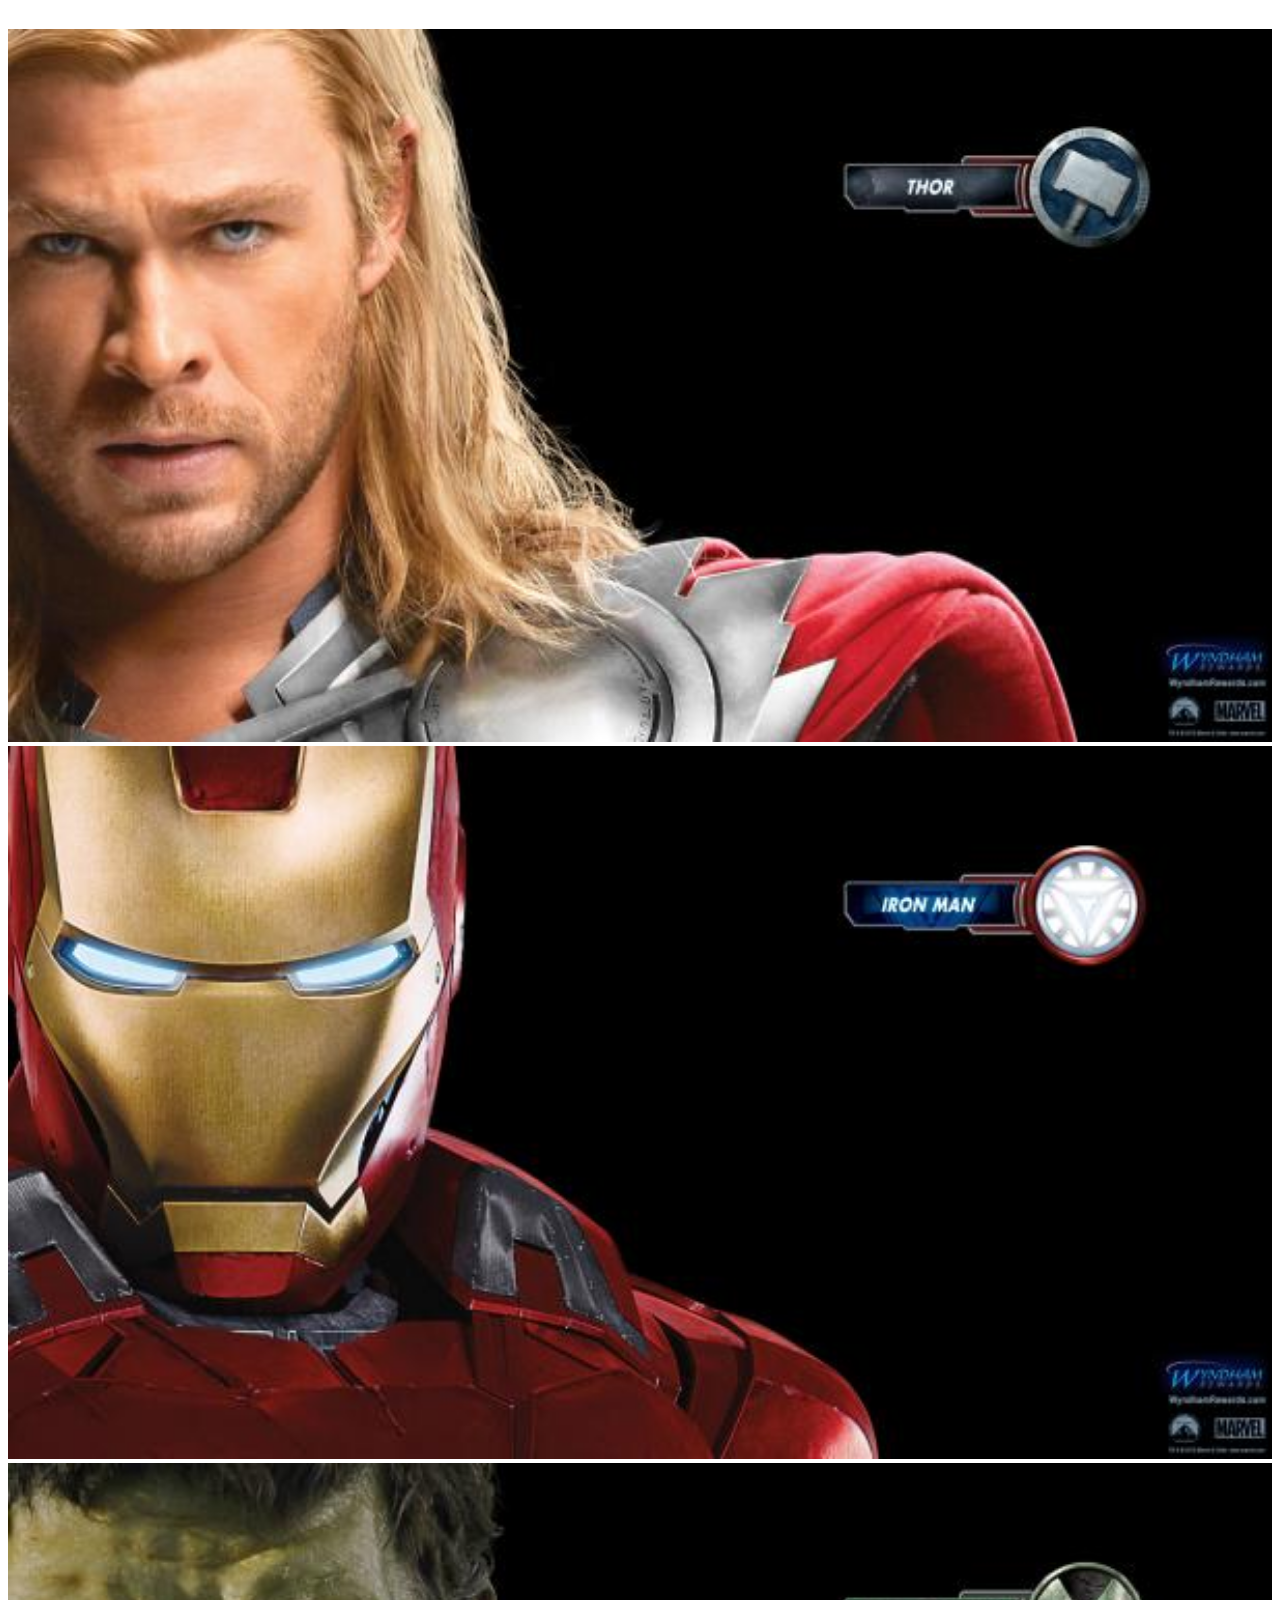
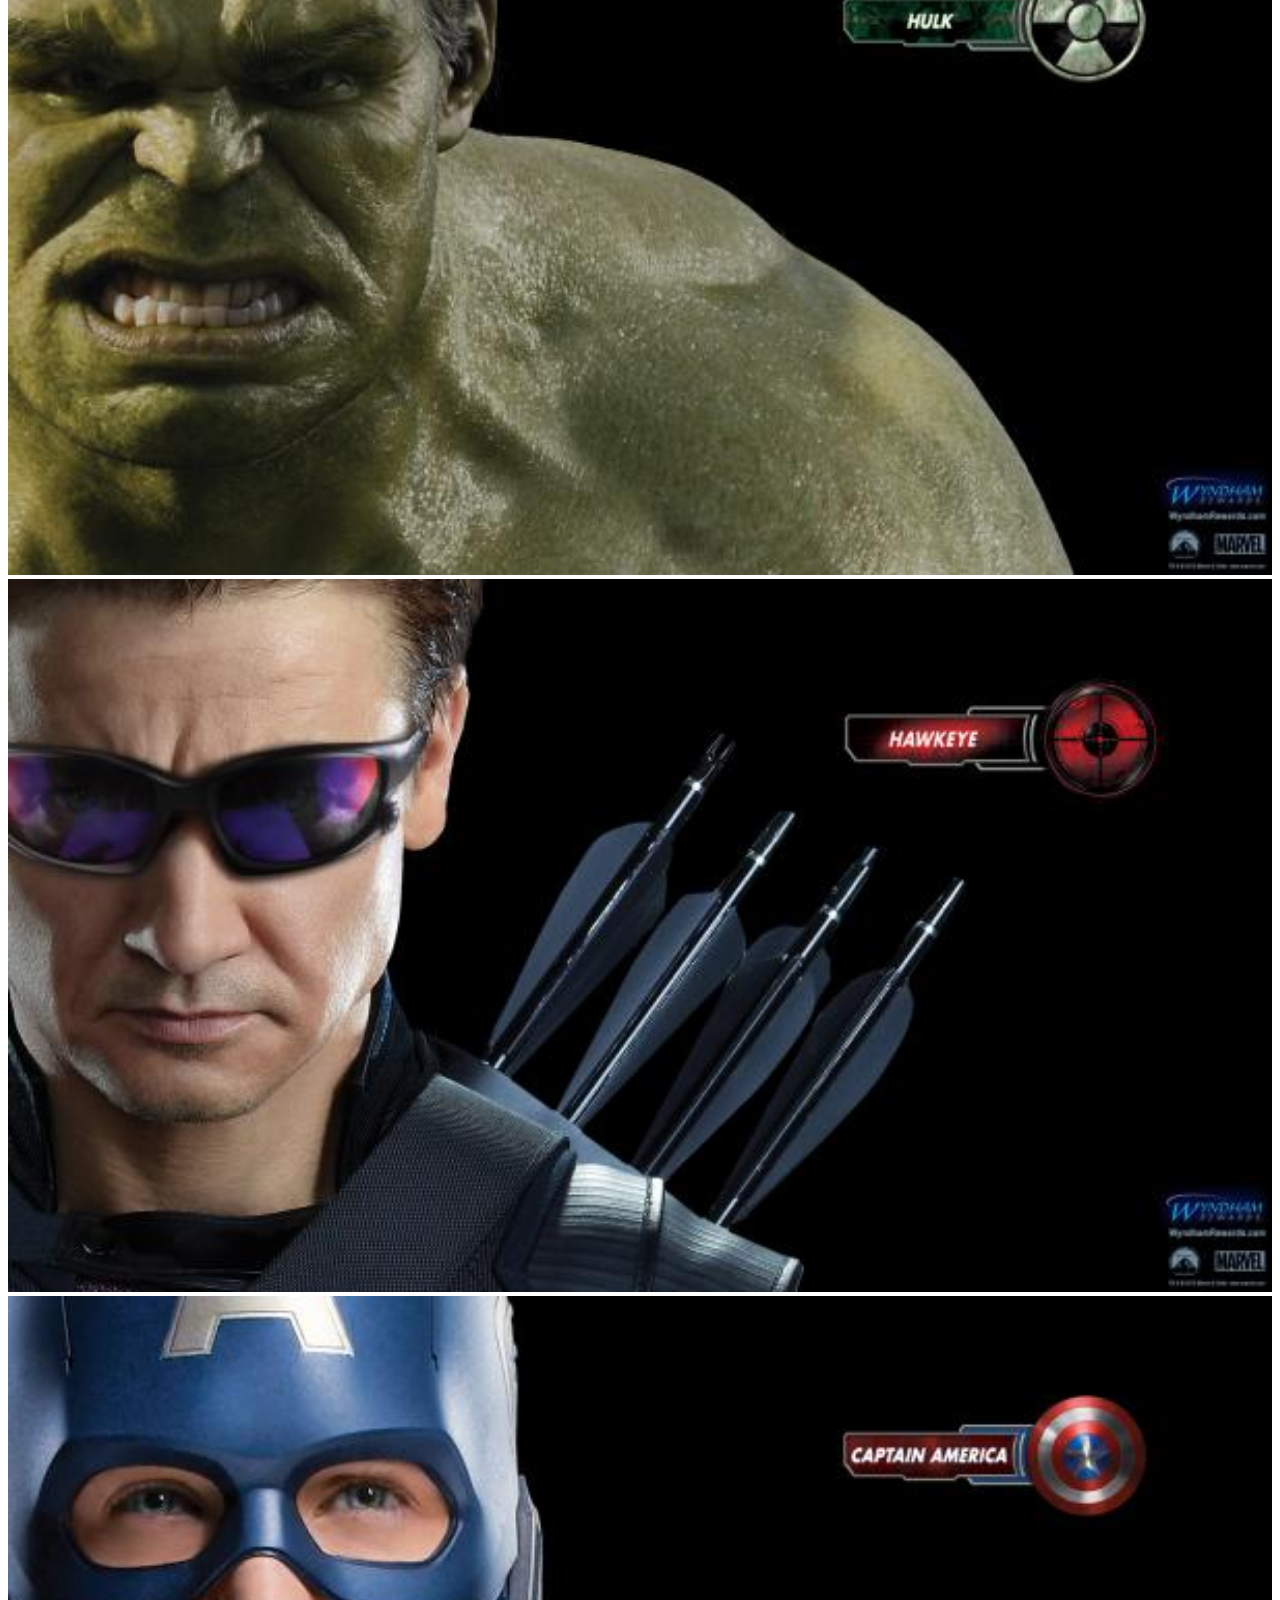
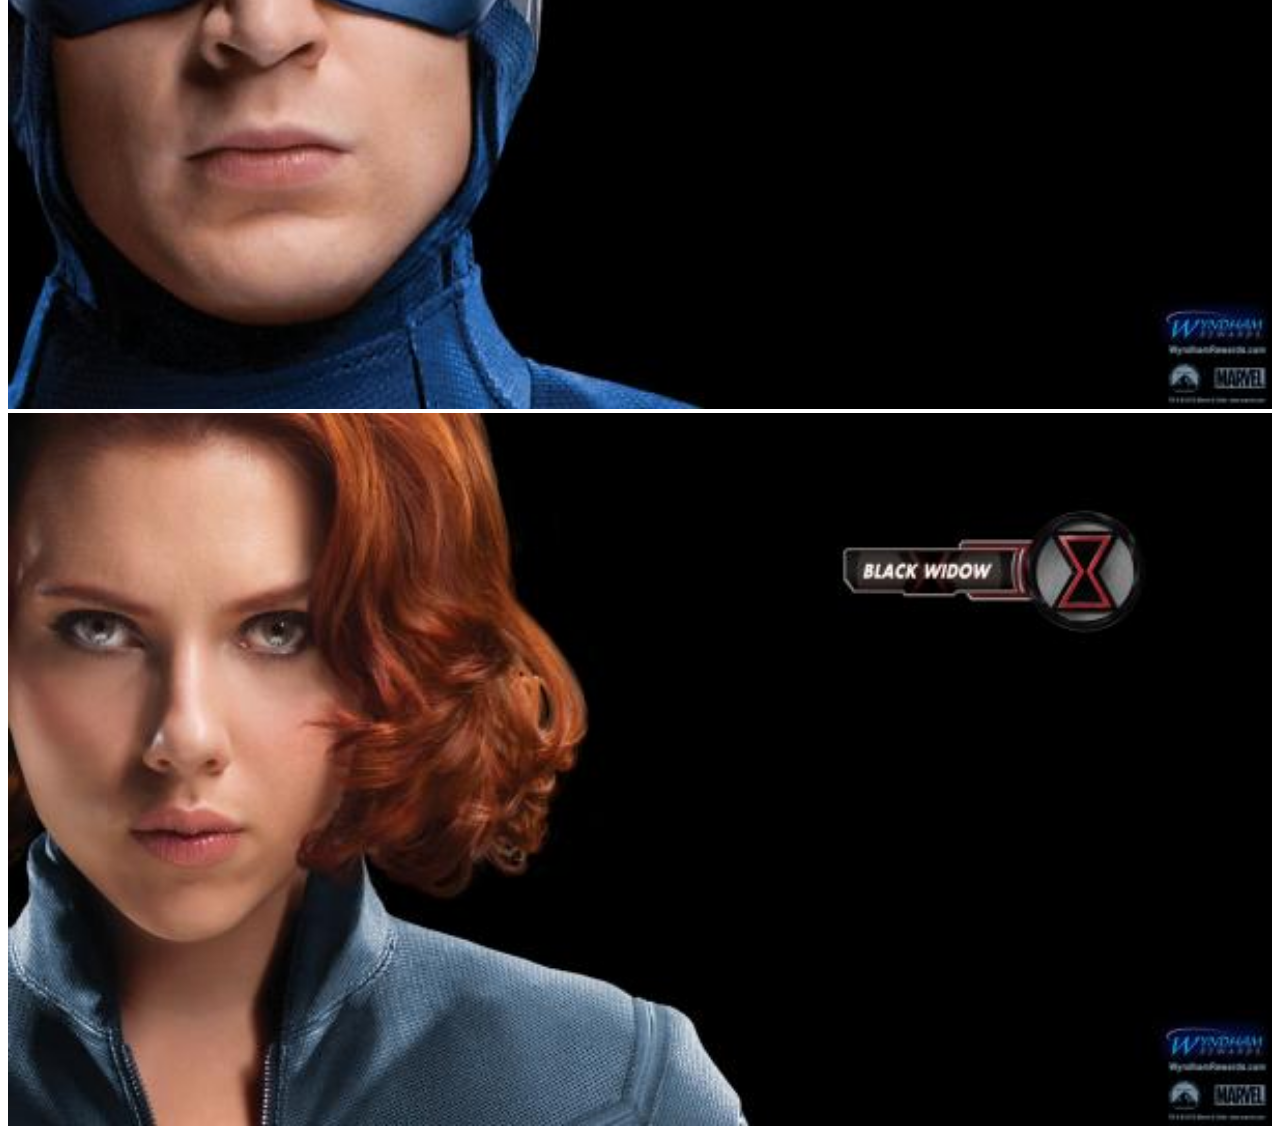
<file: index.html>
<!DOCTYPE html>
<html>
    <head>
<link rel="stylesheet" href="style.css">
    </head>
    <body>
        <div id="manu">
     <a href="index.html">Home</a>
     <a href="about.html">About</a>
     <a href="contact.html">Contact</a>
        </div>
    <div class="gallery">
        <a href="avenger-1.html"><img src="images/avengers_01.jpg" /></a>
        <a href="avenger-2.html"><img src="images/avengers_02.jpg" /></a>
        <a href="avenger-3.html"><img src="images/avengers_03.jpg" /></a>
        <a href="avenger-4.html"><img src="images/avengers_04.jpg" /></a>
        <a href="avenger-5.html"><img src="images/avengers_05.jpg" /></a>
        <a href="avernger-6.html"><img src="images/avengers_06.jpg" /></a>
    </div>
    </body>
</html>
</file>
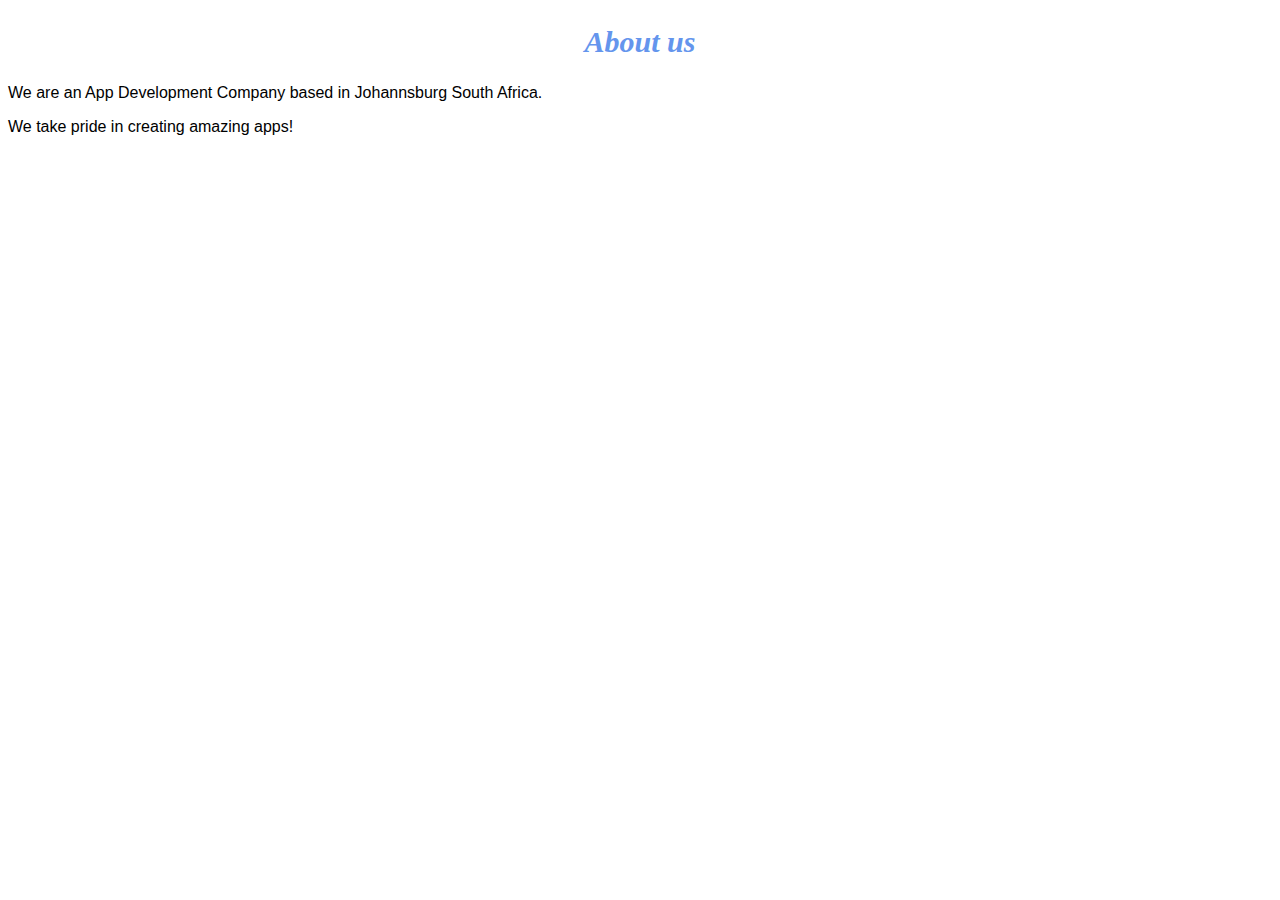
<file: about.html>
<!DOCTYPE html>
<html>
    <head>
<link rel="stylesheet" href="style.css">
    </head>
    <body>
        <h2>About us</h2>
    <p>We are an App Development Company based in Johannsburg South Africa.</p>
    <p>We take pride in creating amazing apps!</p>
    
    </body>
</html>
</file>
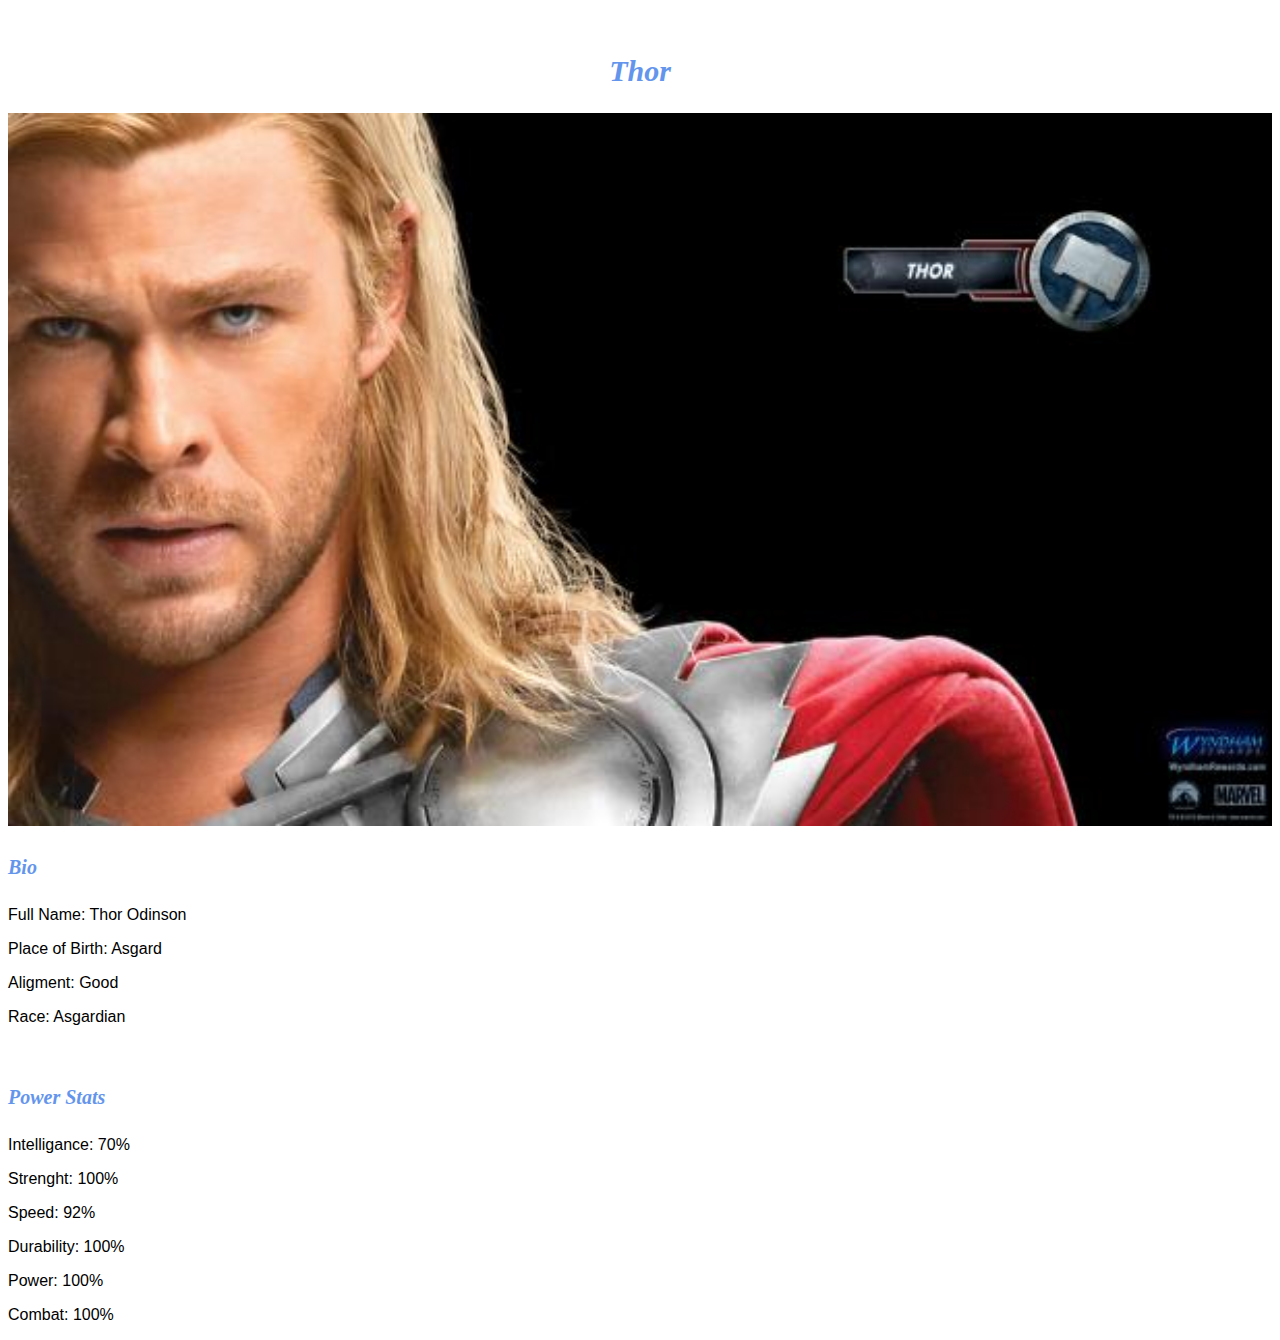
<file: avenger-1.html>
<!DOCTYPE html>
<html>
    <head>
<link rel="stylesheet" href="style.css">
    </head>
    <body>
<div id="manu">
     <a href="index.html">Home</a>
     <a href="about.html">About</a>
     <a href="contact.html">Contact</a>
        </div>
        <h2>Thor</h2>
    <div class="gallery">
        <img src="images/avengers_01.jpg" />
    </div>
    <h4>Bio</h4>
    <p>Full Name: Thor Odinson</p>
    <p>Place of Birth: Asgard</p>
    <p>Aligment: Good</p>
    <p>Race: Asgardian</p>
    <br/>
    <h4>Power Stats</h4>
    <p>Intelligance: 70%</p>
    <p>Strenght: 100%</p>
    <p>Speed: 92%</p>
    <p>Durability: 100%</p>
    <p>Power: 100%</p>
    <p>Combat: 100%</p>
    </body>
</html>
</file>
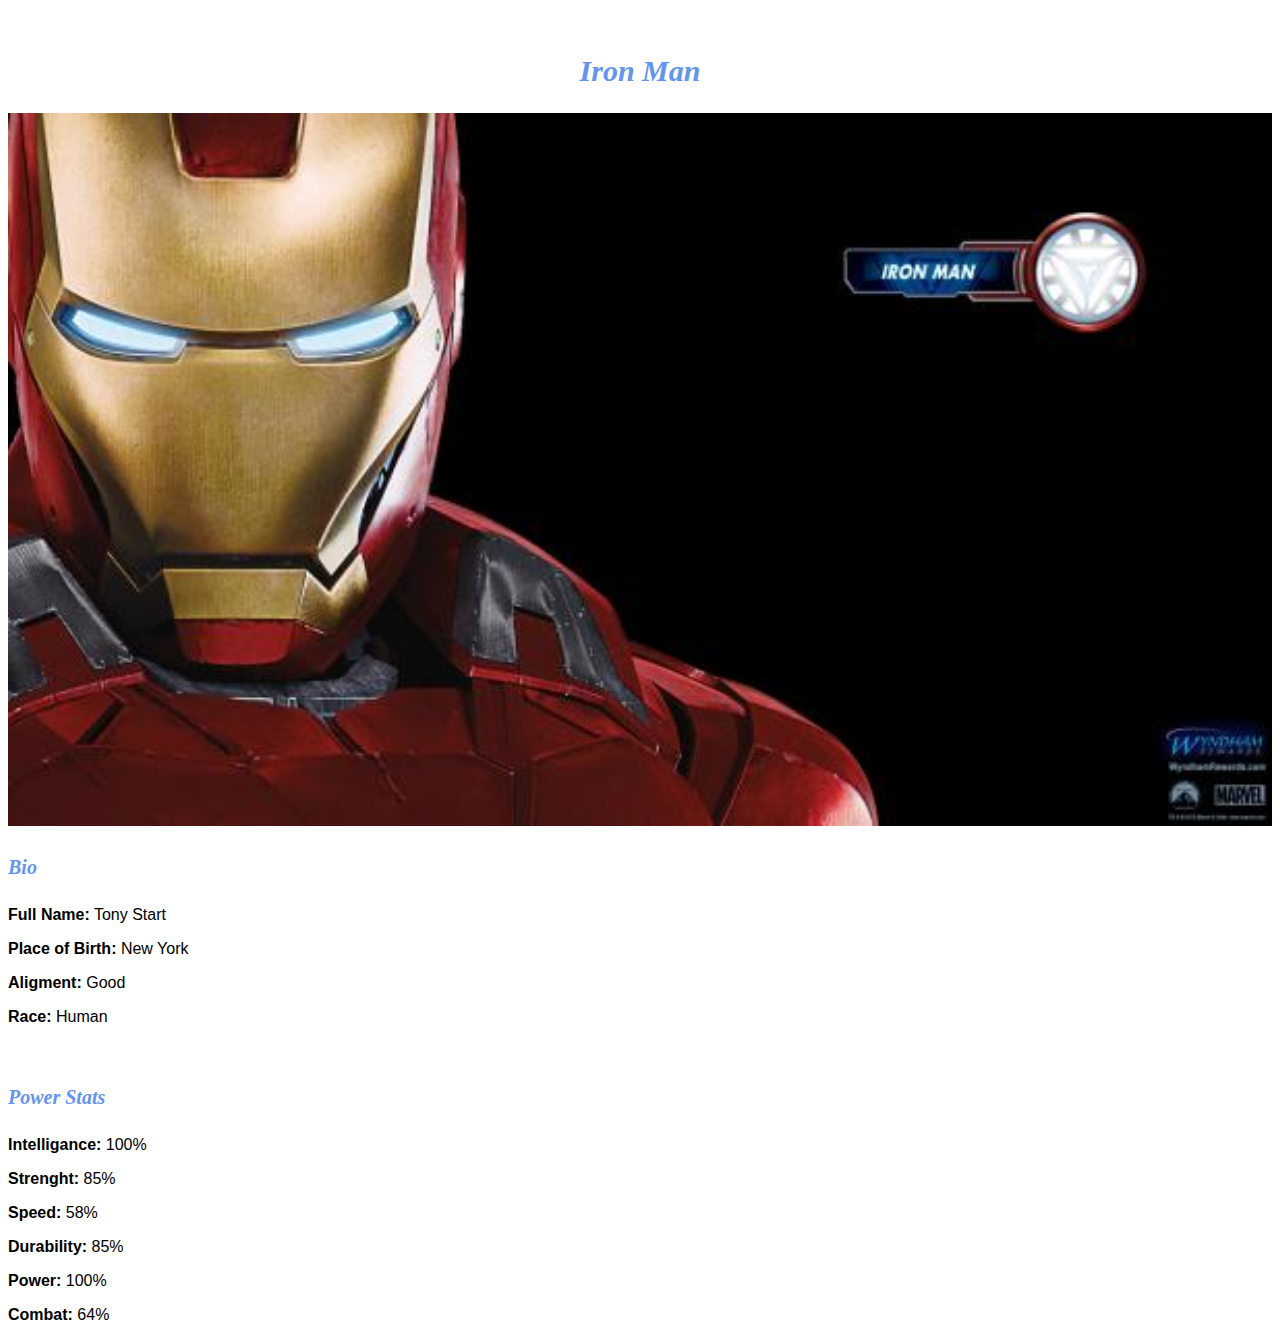
<file: avenger-2.html>
<!DOCTYPE html>
<html>
    <head>
<link rel="stylesheet" href="style.css">
    </head>
    <body>
        <div id="manu">
     <a href="index.html">Home</a>
     <a href="about.html">About</a>
     <a href="contact.html">Contact</a>
        </div>
        <h2>Iron Man</h2>
    <div class="gallery">
        <img src="images/avengers_02.jpg" />
    </div>
    <h4>Bio</h4>
    <p><b>Full Name:</b> Tony Start</p>
    <p><b>Place of Birth:</b> New York</p>
    <p><b>Aligment:</b> Good</p>
    <p><b>Race:</b> Human</p>
    <br/>
    <h4>Power Stats</h4>
    <p><b>Intelligance:</b> 100%</p>
    <p><b>Strenght:</b> 85%</p>
    <p><b>Speed:</b> 58%</p>
    <p><b>Durability:</b> 85%</p>
    <p><b>Power:</b> 100%</p>
    <p><b>Combat:</b> 64%</p>
    </body>
</html>
</file>
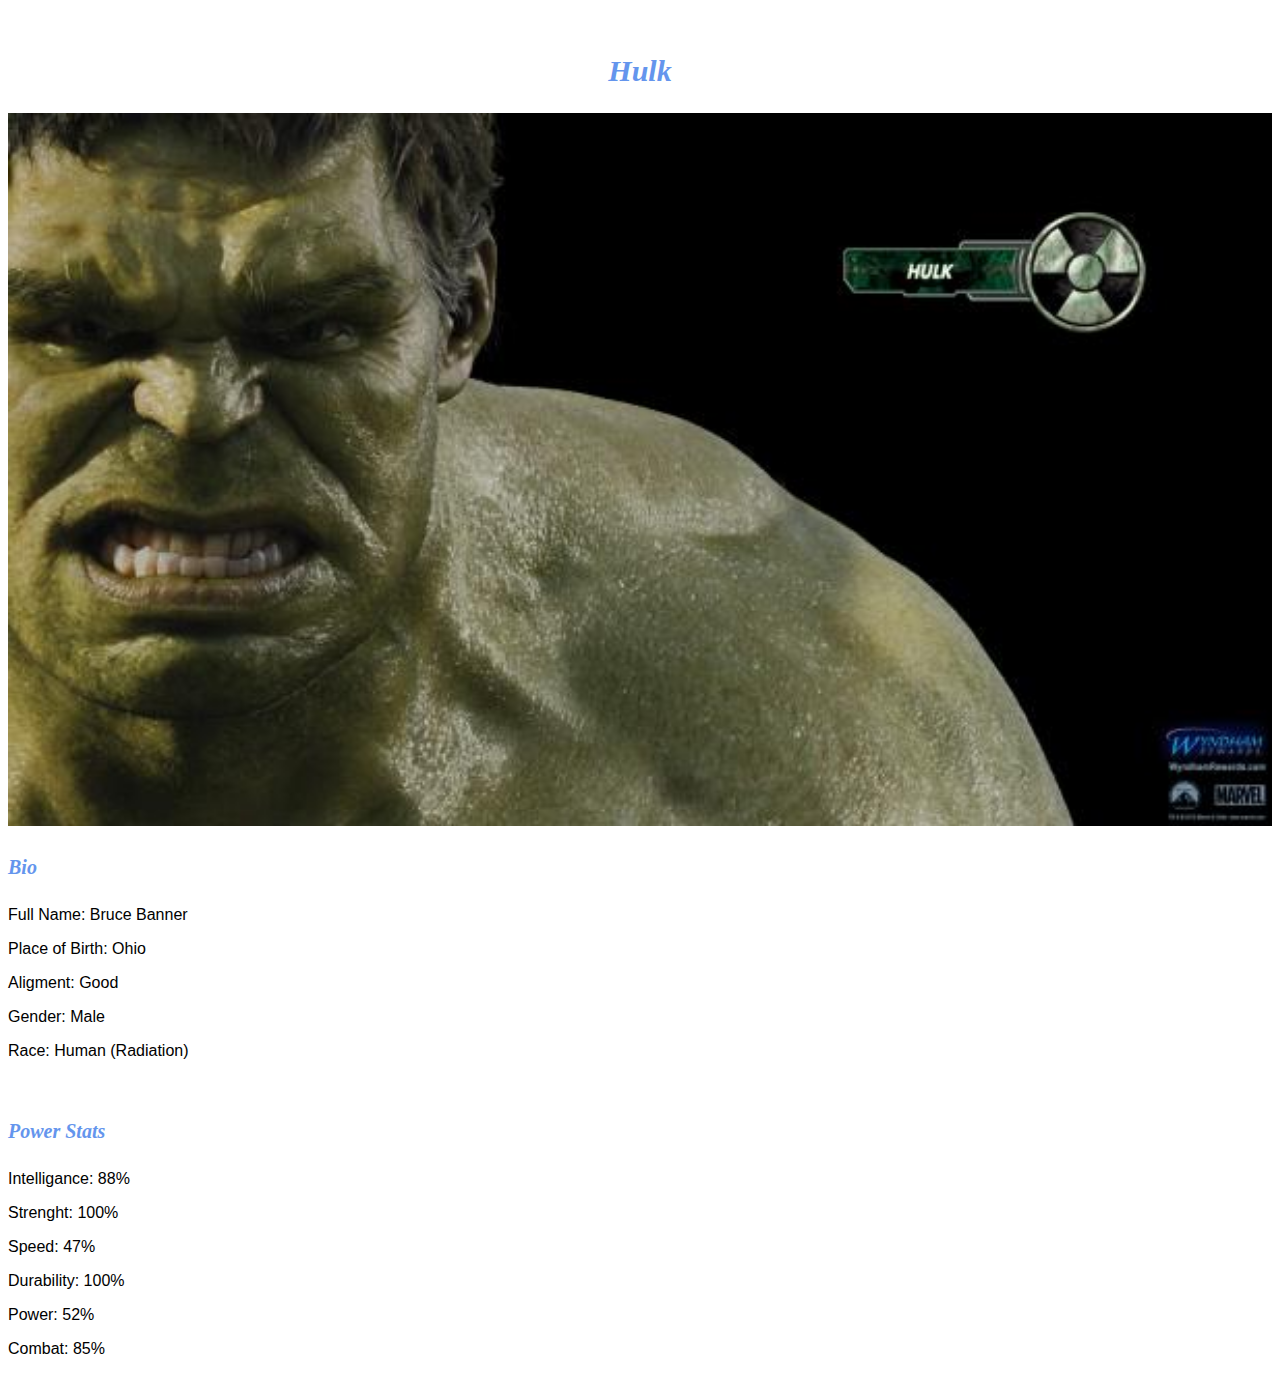
<file: avenger-3.html>
<!DOCTYPE html>
<html>
    <head>
<link rel="stylesheet" href="style.css">
    </head>
    <body>
        <div id="manu">
     <a href="index.html">Home</a>
     <a href="about.html">About</a>
     <a href="contact.html">Contact</a>
        </div>
        <h2>Hulk</h2>
    <div class="gallery">
        <img src="images/avengers_03.jpg" />
    </div>
    <h4>Bio</h4>
    <p>Full Name: Bruce Banner</p>
    <p>Place of Birth: Ohio</p>
    <p>Aligment: Good</p>
    <p>Gender: Male</p>
    <p>Race: Human (Radiation)</p>
    <br/>
    <h4>Power Stats</h4>
    <p>Intelligance: 88%</p>
    <p>Strenght: 100%</p>
    <p>Speed: 47%</p>
    <p>Durability: 100%</p>
    <p>Power: 52%</p>
    <p>Combat: 85%</p>
    </body>
</file>
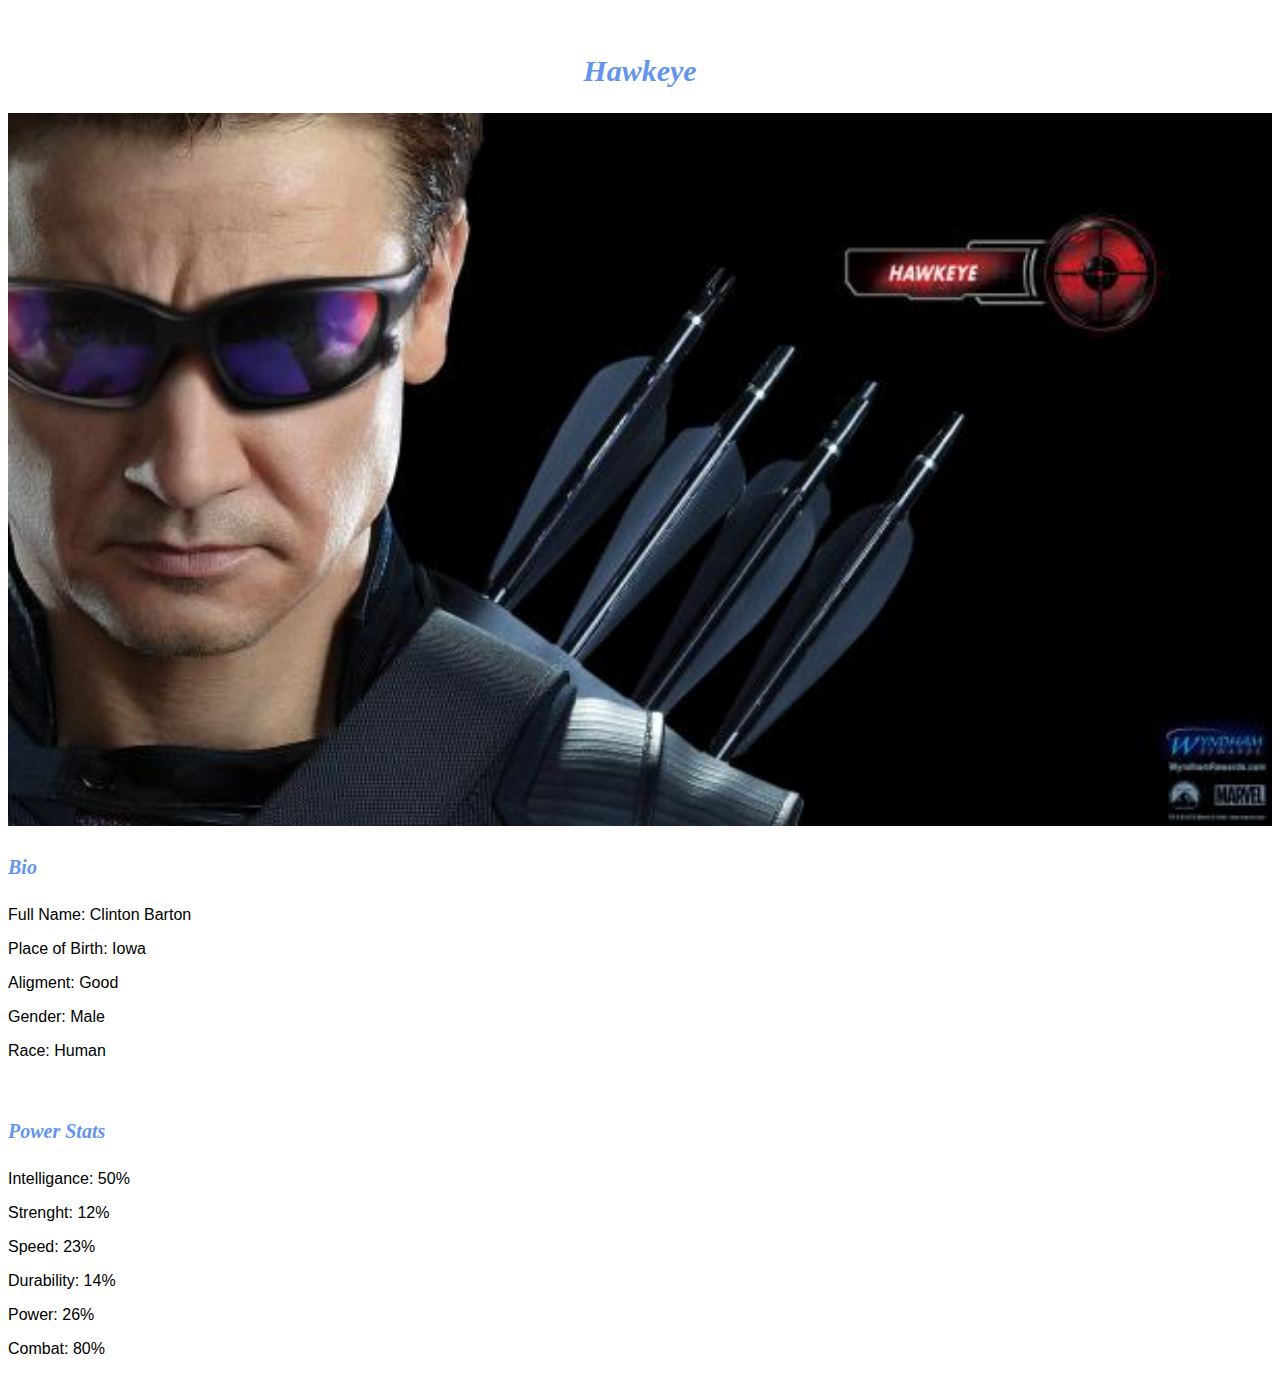
<file: avenger-4.html>
<!DOCTYPE html>
<html>
    <head>
<link rel="stylesheet" href="style.css">
    </head>
    <body>
        <div id="manu">
     <a href="index.html">Home</a>
     <a href="about.html">About</a>
     <a href="contact.html">Contact</a>
        </div>
        <h2>Hawkeye</h2>
    <div class="gallery">
        <img src="images/avengers_04.jpg" />
    </div>
    <h4>Bio</h4>
    <p>Full Name: Clinton Barton</p>
    <p>Place of Birth: Iowa</p>
    <p>Aligment: Good</p>
    <p>Gender: Male</p>
    <p>Race: Human</p>
    <br/>
    <h4>Power Stats</h4>
    <p>Intelligance: 50%</p>
    <p>Strenght: 12%</p>
    <p>Speed: 23%</p>
    <p>Durability: 14%</p>
    <p>Power: 26%</p>
    <p>Combat: 80%</p>
    </body>
</file>
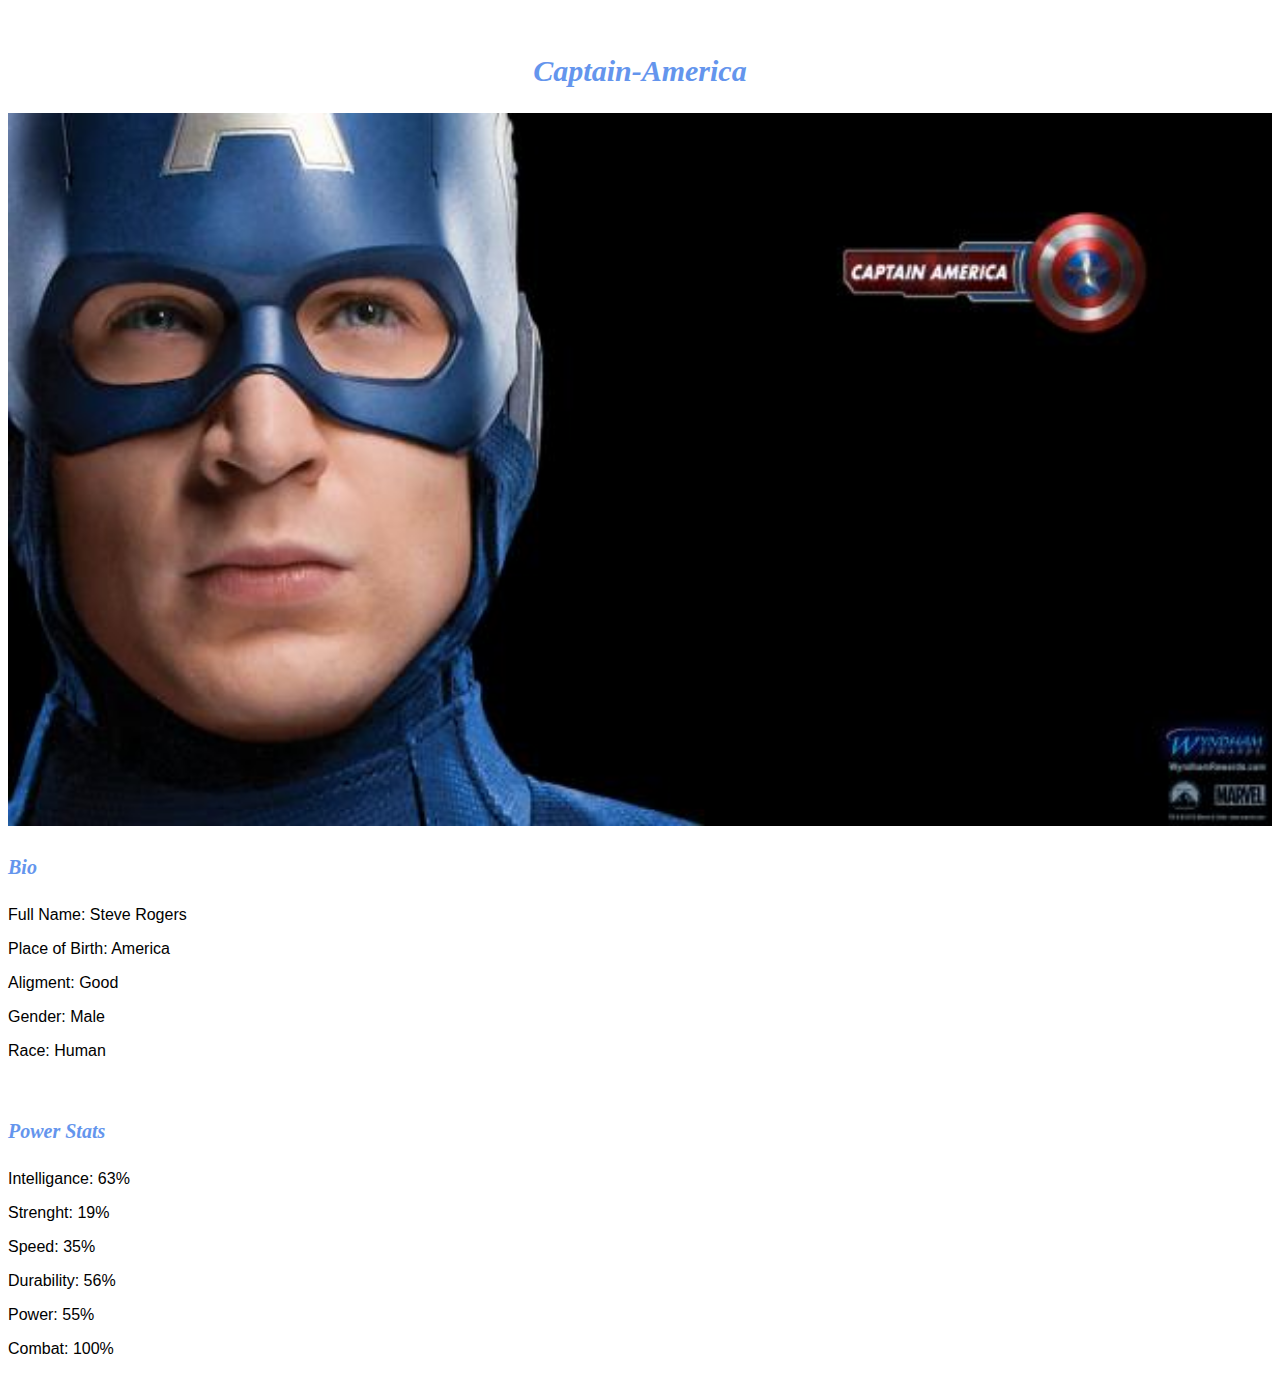
<file: avenger-5.html>
<!DOCTYPE html>
<html>
    <head>
<link rel="stylesheet" href="style.css">
    </head>
    <body>
        <div id="manu">
     <a href="index.html">Home</a>
     <a href="about.html">About</a>
     <a href="contact.html">Contact</a>
        </div>
        <h2>Captain-America</h2>
    <div class="gallery">
        <img src="images/avengers_05.jpg" />
    </div>
    <h4>Bio</h4>
    <p>Full Name: Steve Rogers</p>
    <p>Place of Birth: America</p>
    <p>Aligment: Good</p>
    <p>Gender: Male</p>
    <p>Race: Human</p>
    <br/>
    <h4>Power Stats</h4>
    <p>Intelligance: 63%</p>
    <p>Strenght: 19%</p>
    <p>Speed: 35%</p>
    <p>Durability: 56%</p>
    <p>Power: 55%</p>
    <p>Combat: 100%</p>
    </body>
</file>
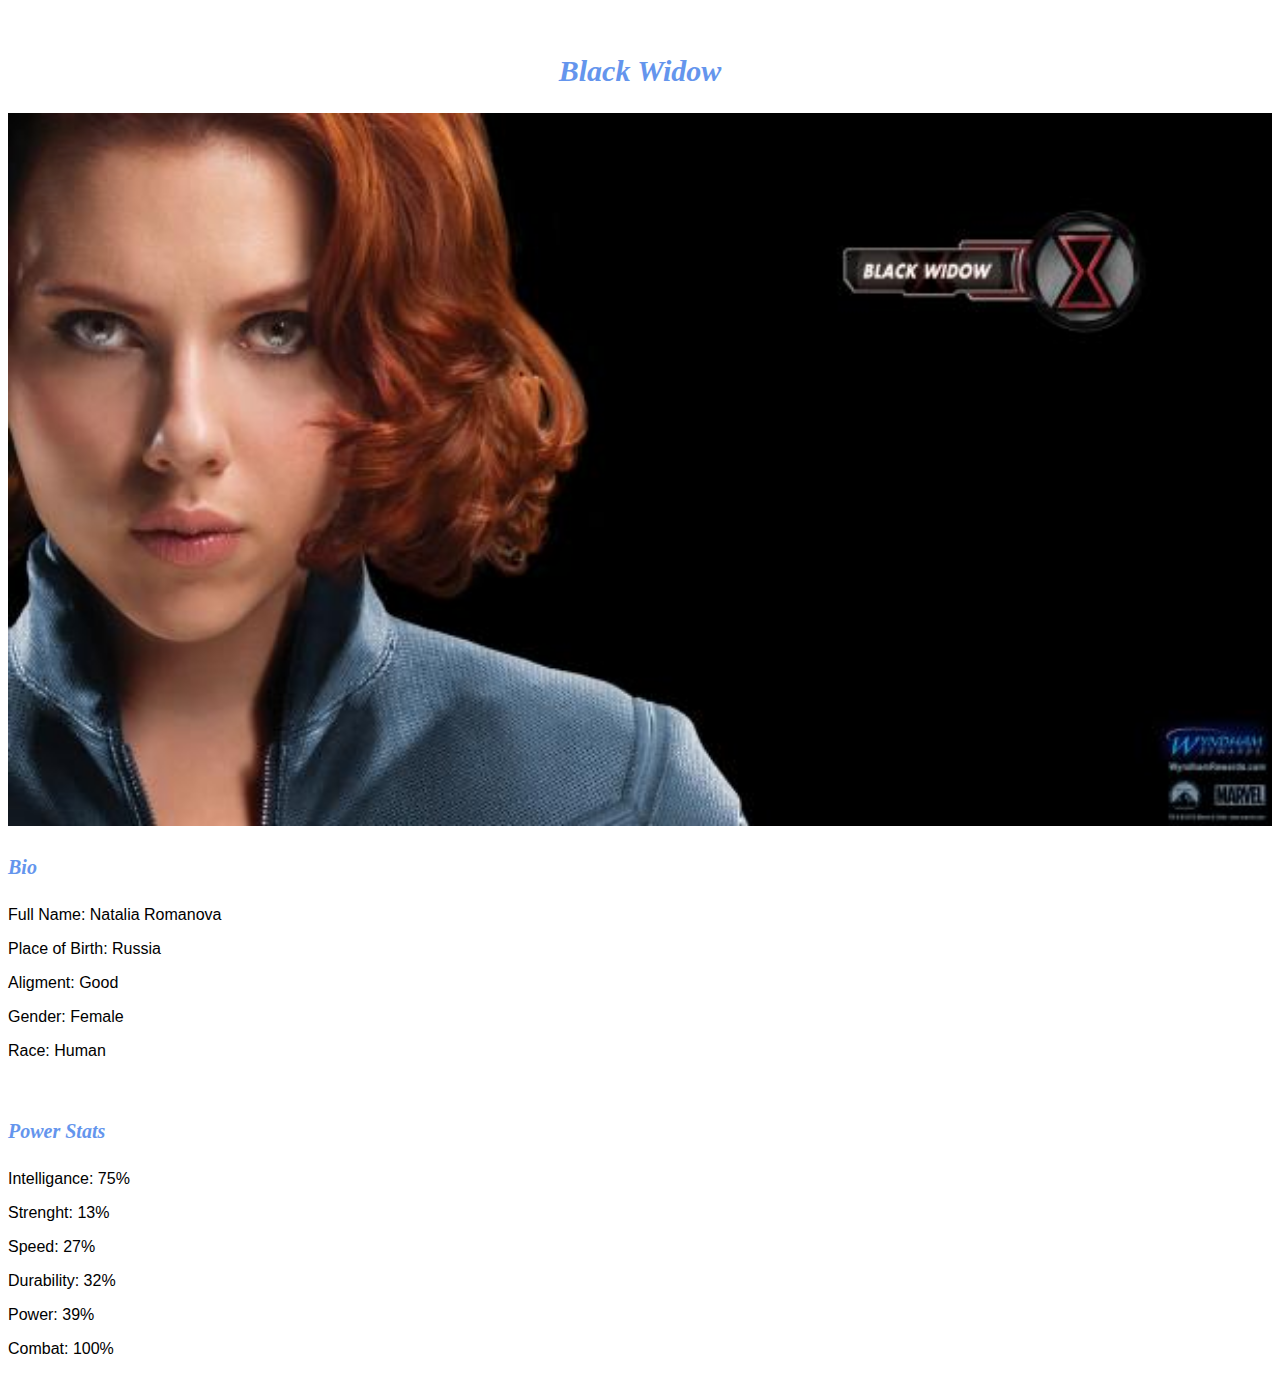
<file: avernger-6.html>
<!DOCTYPE html>
<html>
    <head>
<link rel="stylesheet" href="style.css">
    </head>
    <body>
        <div id="manu">
     <a href="index.html">Home</a>
     <a href="about.html">About</a>
     <a href="contact.html">Contact</a>
        </div>
        <h2>Black Widow</h2>
    <div class="gallery">
        <img src="images/avengers_06.jpg" />
    </div>
    <h4>Bio</h4>
    <p>Full Name: Natalia Romanova</p>
    <p>Place of Birth: Russia</p>
    <p>Aligment: Good</p>
    <p>Gender: Female</p>
    <p>Race: Human</p>
    <br/>
    <h4>Power Stats</h4>
    <p>Intelligance: 75%</p>
    <p>Strenght: 13%</p>
    <p>Speed: 27%</p>
    <p>Durability: 32%</p>
    <p>Power: 39%</p>
    <p>Combat: 100%</p>
    </body>
</file>
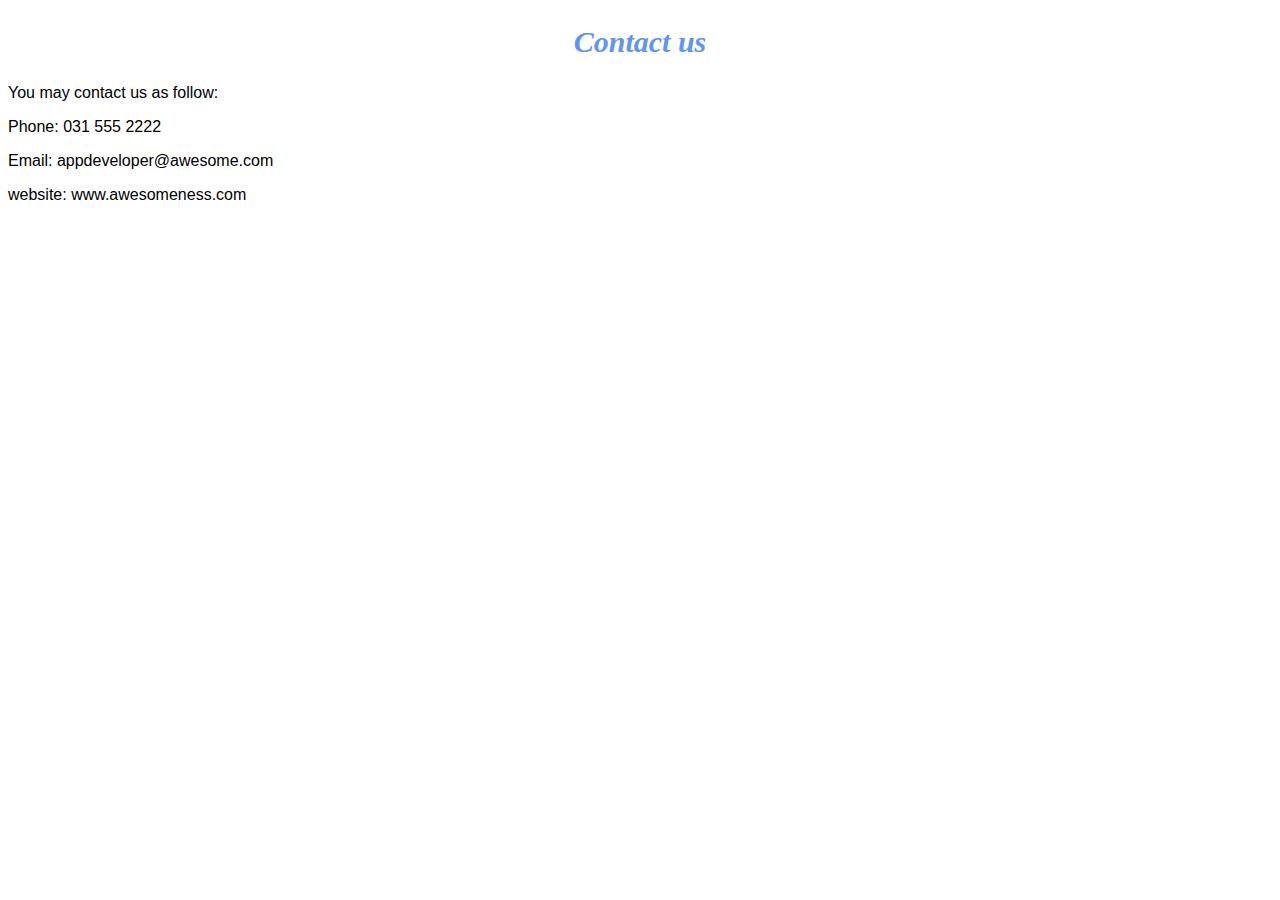
<file: contact.html>
<!DOCTYPE html>
<html>
    <head>
<link rel="stylesheet" href="style.css">
    </head>
    <body>
        <h2>Contact us</h2>
    <p>You may contact us as follow:</p>
    <p>Phone: 031 555 2222</p>
    <p>Email: appdeveloper@awesome.com</p>
    <p>website: www.awesomeness.com</p>
    </body>
</html>
</file>
<file: style.css>
.gallery img{
  width: 100%; 
}

h2{
  font-family: Impact,fantasy;
  text-align: center;
  font-size: 30px;
  color:cornflowerblue;
  font-style: italic;
}

h4{
  font-family: Impact, fantasy;
  font-size: 20px;
  font-style: italic;
  color: cornflowerblue;
}

p{
  font-family: Helvetica, sans-serif;
}

#menu{
  width: 100%;
  height: 40px;
  background-color: cornflowerblue;
}


#manu a{
  color: #ffffff;
  font-family:  Helvetica, sans-serif;
  font-size: 18px;
  text-decoration: none;
  font-weight: 800;
  padding-left: 20px;
  padding-right: 20px;
}

#menu a:hover{
  color: #5077bd;
}
</file>
